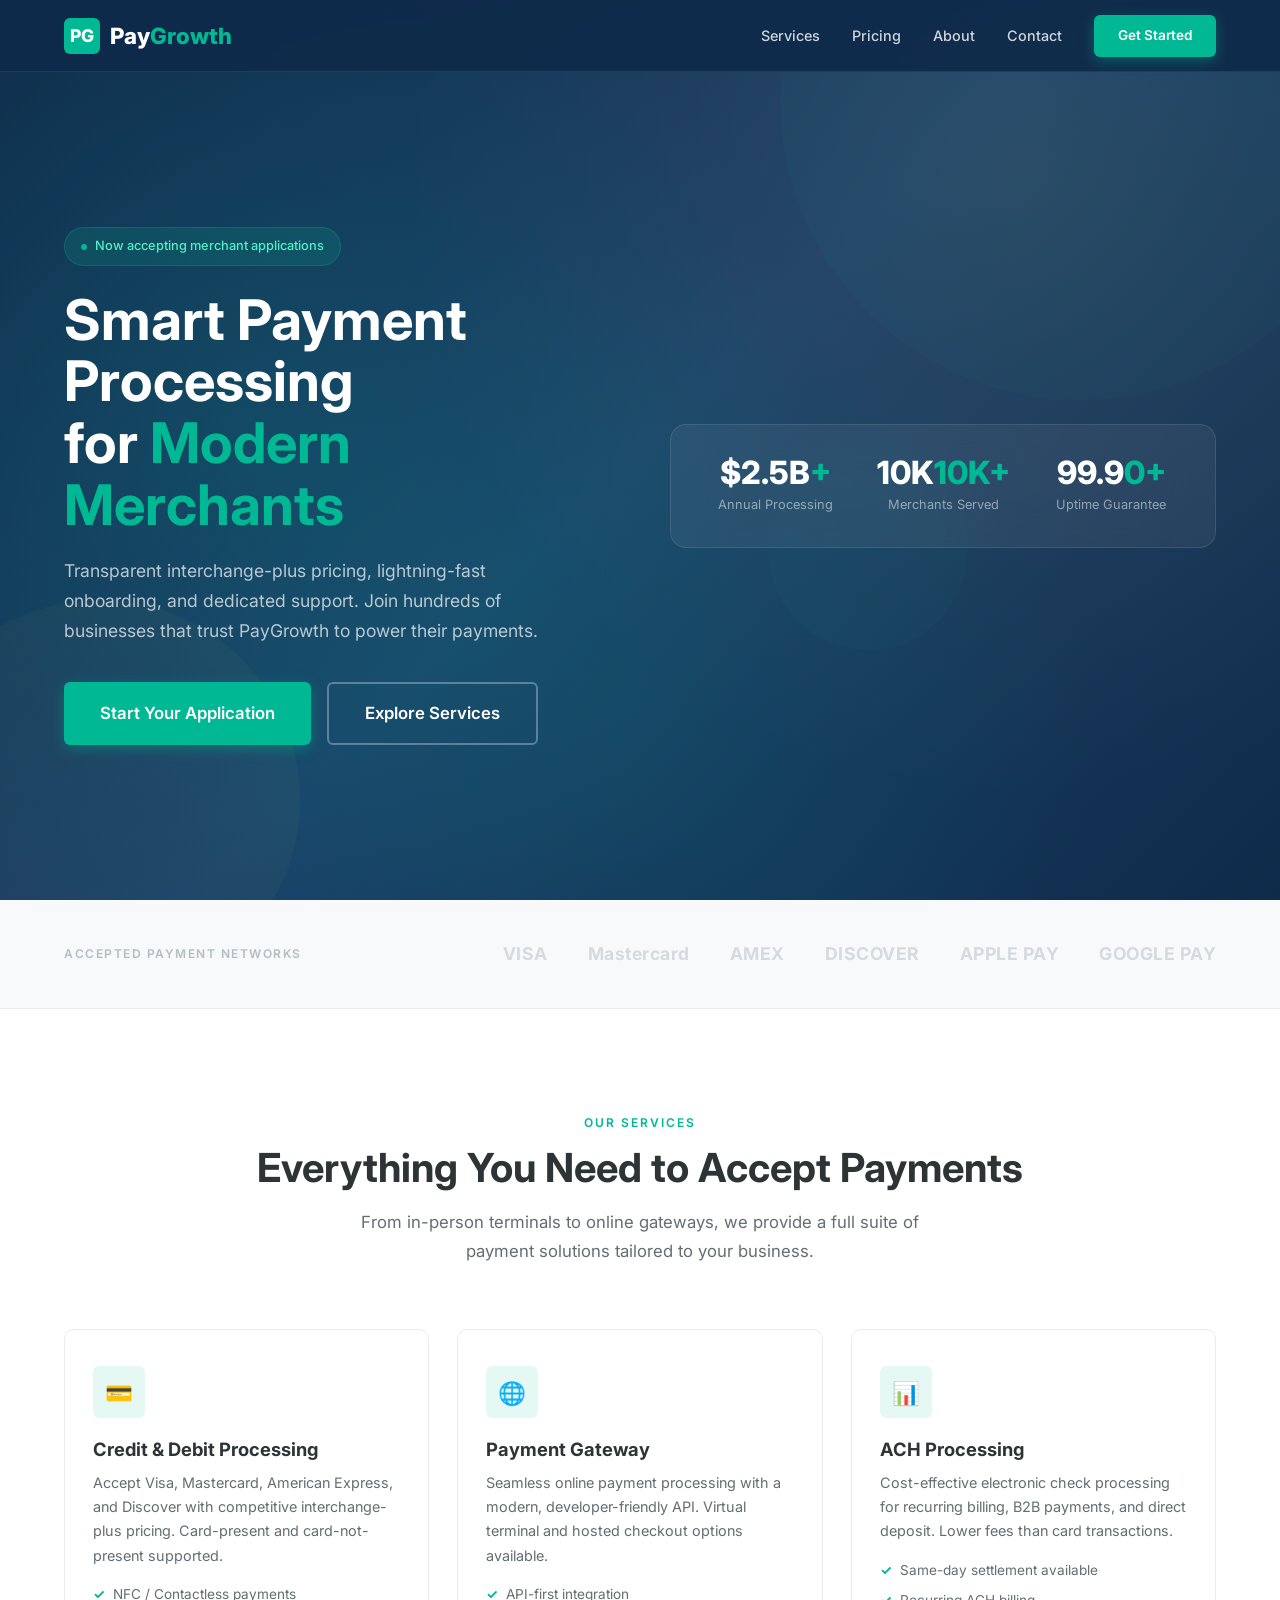
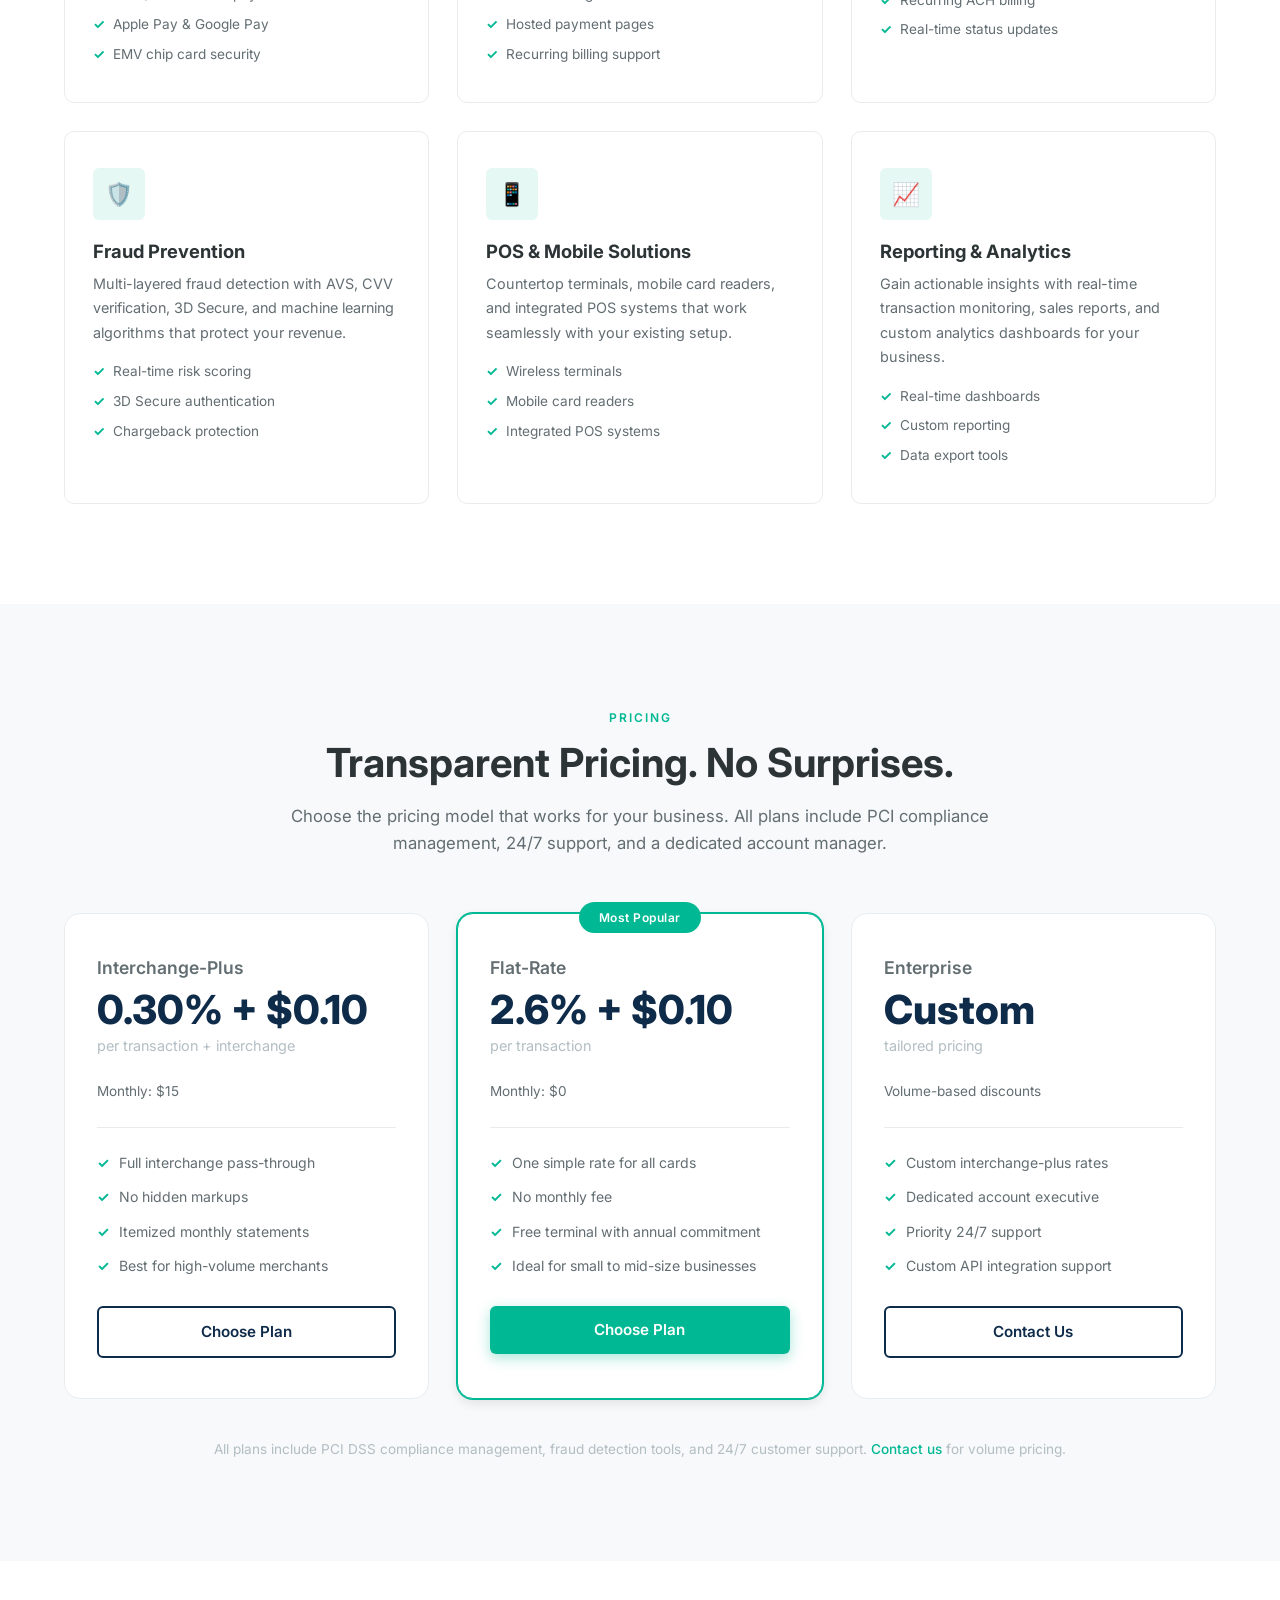
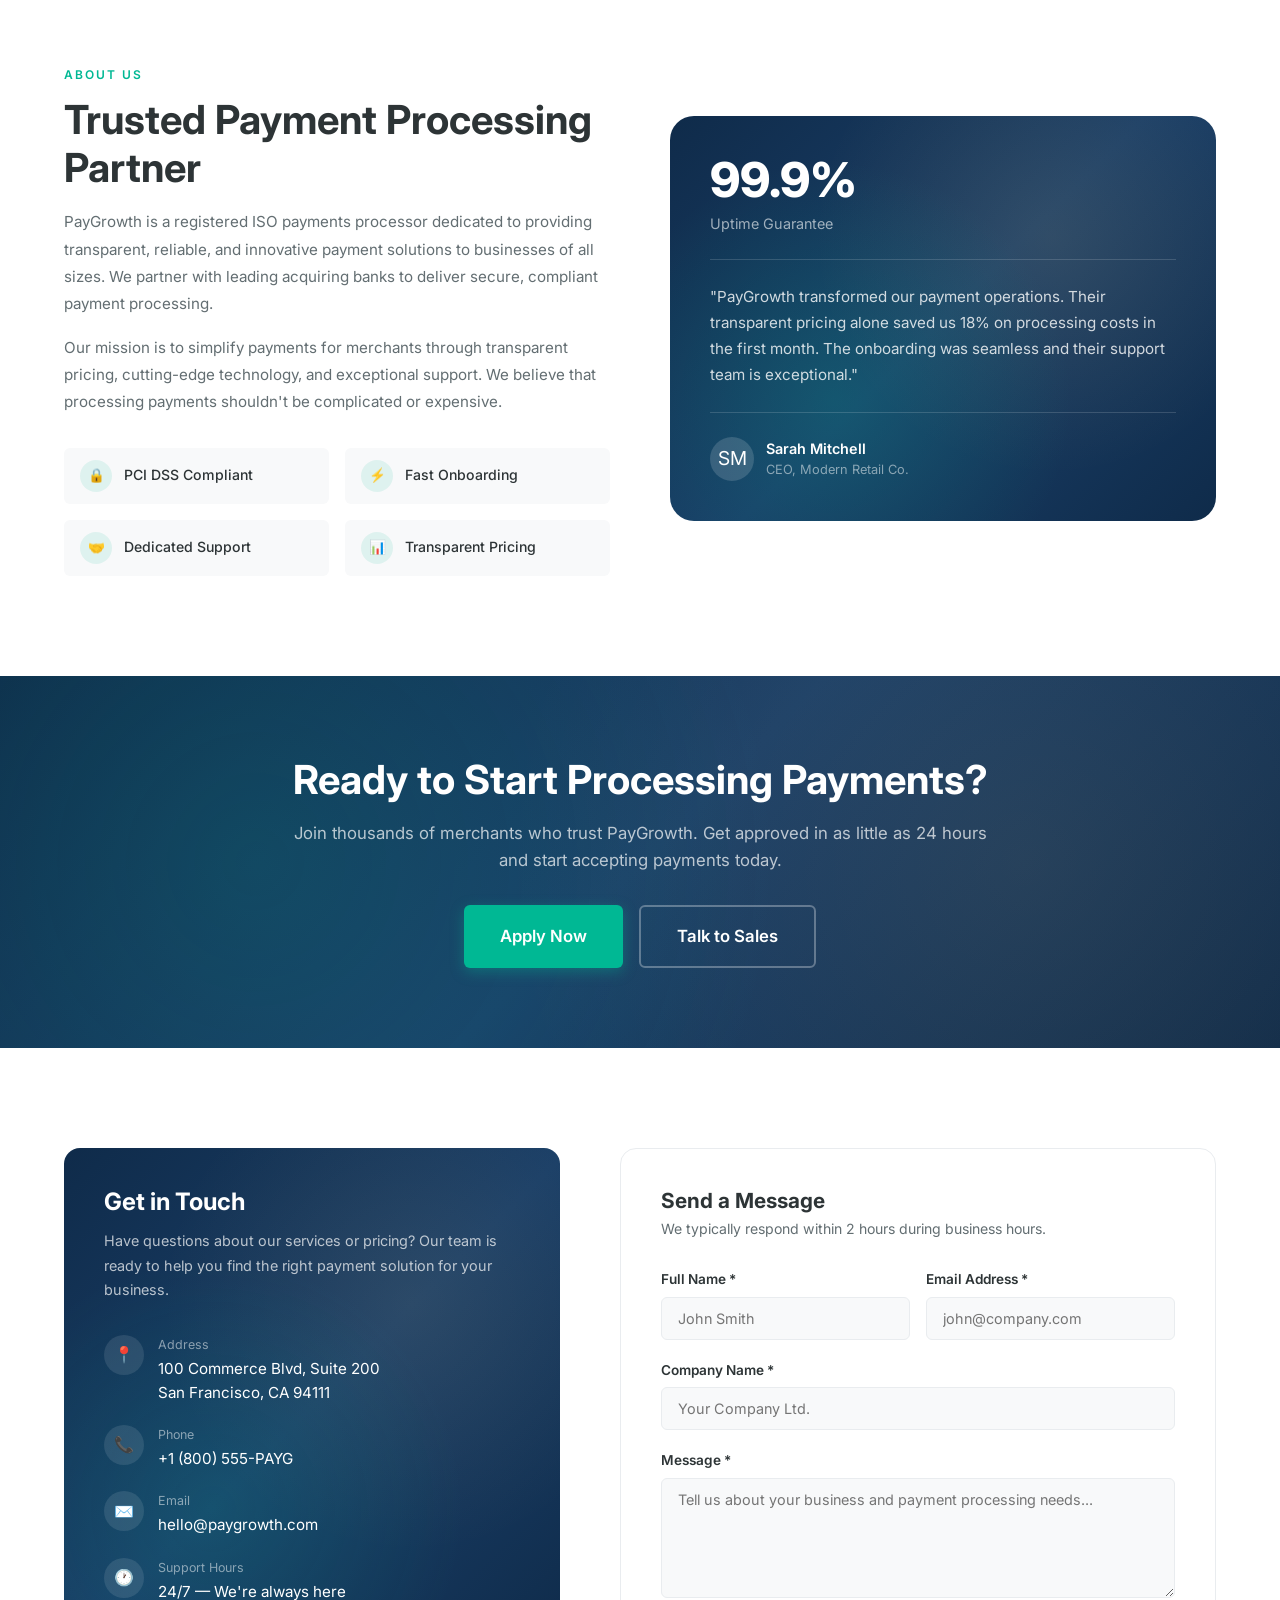
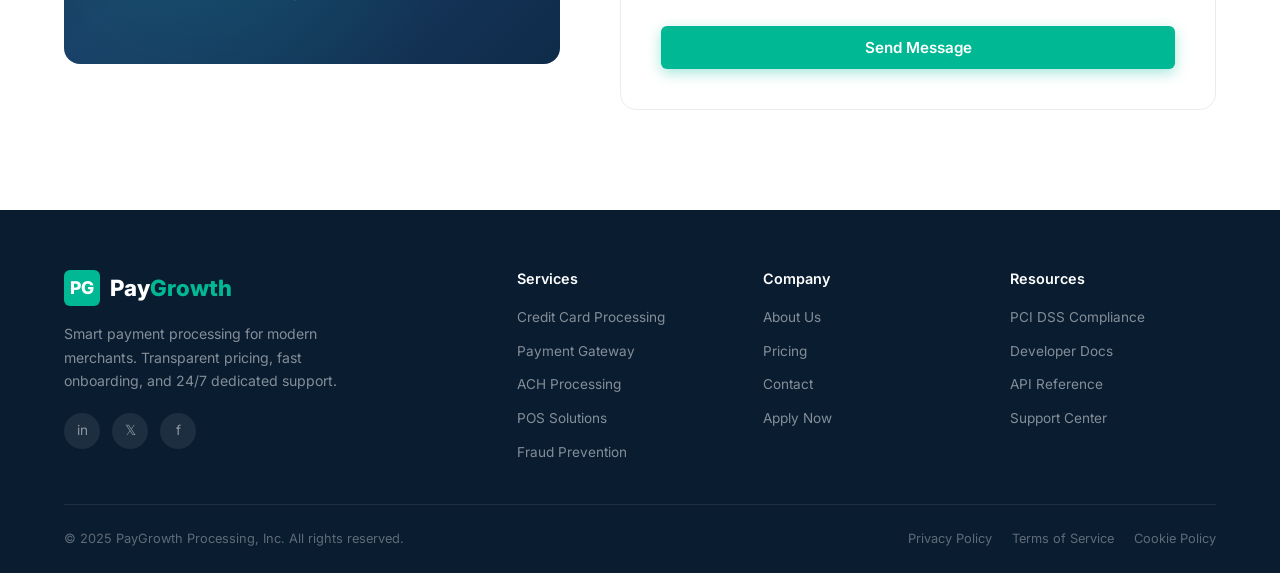
<file: index.html>
<!DOCTYPE html>
<html lang="en">
<head>
  <meta charset="UTF-8">
  <meta name="viewport" content="width=device-width, initial-scale=1.0">
  <meta name="description" content="PayGrowth - Smart Payment Processing for Modern Merchants. Transparent interchange-plus pricing, fast approvals, and 24/7 support.">

  <title>PayGrowth — Smart Payment Processing for Modern Merchants</title>

  <!-- Preconnect for Google Fonts -->
  <link rel="preconnect" href="https://fonts.googleapis.com">
  <link rel="preconnect" href="https://fonts.gstatic.com" crossorigin>
  <link href="https://fonts.googleapis.com/css2?family=Inter:wght@400;500;600;700;800&display=swap" rel="stylesheet">

  <!-- Stylesheet -->
  <link rel="stylesheet" href="css/style.css">
</head>
<body>

  <!-- ==========================================
       HEADER
       ========================================== -->
  <header class="header" id="header">
    <div class="container">
      <nav class="nav">
        <a href="index.html" class="nav-logo">
          <div class="nav-logo-icon">PG</div>
          <span class="nav-logo-text">Pay<span>Growth</span></span>
        </a>

        <div class="nav-links">
          <a href="#features" class="nav-link">Services</a>
          <a href="#pricing" class="nav-link">Pricing</a>
          <a href="#about" class="nav-link">About</a>
          <a href="#contact" class="nav-link">Contact</a>
          <a href="apply.html" class="btn btn-primary btn-sm nav-cta">Get Started</a>
        </div>

        <button class="nav-toggle" aria-label="Toggle navigation menu">
          <span></span>
          <span></span>
          <span></span>
        </button>
      </nav>
    </div>
  </header>

  <!-- ==========================================
       HERO
       ========================================== -->
  <section class="hero" id="hero">
    <div class="hero-bg-shapes">
      <div class="shape shape-1"></div>
      <div class="shape shape-2"></div>
      <div class="shape shape-3"></div>
    </div>

    <div class="container">
      <div class="hero-grid">
        <div class="hero-content">
          <div class="hero-badge">
            <span class="hero-badge-dot"></span>
            Now accepting merchant applications
          </div>

          <h1 class="hero-title">
            Smart Payment Processing<br>
            for <span>Modern Merchants</span>
          </h1>

          <p class="hero-description">
            Transparent interchange-plus pricing, lightning-fast onboarding, and
            dedicated support. Join hundreds of businesses that trust PayGrowth
            to power their payments.
          </p>

          <div class="hero-actions">
            <a href="apply.html" class="btn btn-primary btn-lg">Start Your Application</a>
            <a href="#features" class="btn btn-secondary btn-lg">Explore Services</a>
          </div>
        </div>

        <div class="hero-visual">
          <div class="hero-stats">
            <div class="hero-stat">
              <div class="hero-stat-number">$2.5B<span>+</span></div>
              <div class="hero-stat-label">Annual Processing</div>
            </div>
            <div class="hero-stat">
              <div class="hero-stat-number">10K<span>+</span></div>
              <div class="hero-stat-label">Merchants Served</div>
            </div>
            <div class="hero-stat">
              <div class="hero-stat-number">99.9<span>%</span></div>
              <div class="hero-stat-label">Uptime Guarantee</div>
            </div>
          </div>
        </div>
      </div>
    </div>
  </section>

  <!-- ==========================================
       PARTNERS / TRUST BANNER
       ========================================== -->
  <section class="partners">
    <div class="container">
      <div class="partners-container">
        <span class="partners-label">Accepted Payment Networks</span>
        <div class="partners-logos">
          <span class="partner-logo">VISA</span>
          <span class="partner-logo">Mastercard</span>
          <span class="partner-logo">AMEX</span>
          <span class="partner-logo">DISCOVER</span>
          <span class="partner-logo">APPLE PAY</span>
          <span class="partner-logo">GOOGLE PAY</span>
        </div>
      </div>
    </div>
  </section>

  <!-- ==========================================
       FEATURES / SERVICES
       ========================================== -->
  <section class="features" id="features">
    <div class="container">
      <div class="features-header">
        <span class="section-tag">Our Services</span>
        <h2 class="section-title">Everything You Need to Accept Payments</h2>
        <p class="section-subtitle">
          From in-person terminals to online gateways, we provide a full suite of
          payment solutions tailored to your business.
        </p>
      </div>

      <div class="features-grid">
        <div class="feature-card animate-on-scroll">
          <div class="feature-icon">💳</div>
          <h3 class="feature-title">Credit & Debit Processing</h3>
          <p class="feature-description">
            Accept Visa, Mastercard, American Express, and Discover with competitive
            interchange-plus pricing. Card-present and card-not-present supported.
          </p>
          <ul class="feature-list">
            <li class="feature-list-item">NFC / Contactless payments</li>
            <li class="feature-list-item">Apple Pay & Google Pay</li>
            <li class="feature-list-item">EMV chip card security</li>
          </ul>
        </div>

        <div class="feature-card animate-on-scroll">
          <div class="feature-icon">🌐</div>
          <h3 class="feature-title">Payment Gateway</h3>
          <p class="feature-description">
            Seamless online payment processing with a modern, developer-friendly API.
            Virtual terminal and hosted checkout options available.
          </p>
          <ul class="feature-list">
            <li class="feature-list-item">API-first integration</li>
            <li class="feature-list-item">Hosted payment pages</li>
            <li class="feature-list-item">Recurring billing support</li>
          </ul>
        </div>

        <div class="feature-card animate-on-scroll">
          <div class="feature-icon">📊</div>
          <h3 class="feature-title">ACH Processing</h3>
          <p class="feature-description">
            Cost-effective electronic check processing for recurring billing,
            B2B payments, and direct deposit. Lower fees than card transactions.
          </p>
          <ul class="feature-list">
            <li class="feature-list-item">Same-day settlement available</li>
            <li class="feature-list-item">Recurring ACH billing</li>
            <li class="feature-list-item">Real-time status updates</li>
          </ul>
        </div>

        <div class="feature-card animate-on-scroll">
          <div class="feature-icon">🛡️</div>
          <h3 class="feature-title">Fraud Prevention</h3>
          <p class="feature-description">
            Multi-layered fraud detection with AVS, CVV verification, 3D Secure,
            and machine learning algorithms that protect your revenue.
          </p>
          <ul class="feature-list">
            <li class="feature-list-item">Real-time risk scoring</li>
            <li class="feature-list-item">3D Secure authentication</li>
            <li class="feature-list-item">Chargeback protection</li>
          </ul>
        </div>

        <div class="feature-card animate-on-scroll">
          <div class="feature-icon">📱</div>
          <h3 class="feature-title">POS & Mobile Solutions</h3>
          <p class="feature-description">
            Countertop terminals, mobile card readers, and integrated POS systems
            that work seamlessly with your existing setup.
          </p>
          <ul class="feature-list">
            <li class="feature-list-item">Wireless terminals</li>
            <li class="feature-list-item">Mobile card readers</li>
            <li class="feature-list-item">Integrated POS systems</li>
          </ul>
        </div>

        <div class="feature-card animate-on-scroll">
          <div class="feature-icon">📈</div>
          <h3 class="feature-title">Reporting & Analytics</h3>
          <p class="feature-description">
            Gain actionable insights with real-time transaction monitoring, sales
            reports, and custom analytics dashboards for your business.
          </p>
          <ul class="feature-list">
            <li class="feature-list-item">Real-time dashboards</li>
            <li class="feature-list-item">Custom reporting</li>
            <li class="feature-list-item">Data export tools</li>
          </ul>
        </div>
      </div>
    </div>
  </section>

  <!-- ==========================================
       PRICING
       ========================================== -->
  <section class="pricing" id="pricing">
    <div class="container">
      <div class="pricing-header">
        <span class="section-tag">Pricing</span>
        <h2 class="section-title">Transparent Pricing. No Surprises.</h2>
      </div>
      <p class="pricing-subtitle">
        Choose the pricing model that works for your business. All plans include
        PCI compliance management, 24/7 support, and a dedicated account manager.
      </p>

      <div class="pricing-grid">
        <!-- Interchange-Plus -->
        <div class="pricing-card animate-on-scroll">
          <div class="pricing-name">Interchange-Plus</div>
          <div class="pricing-rate">0.30% + $0.10</div>
          <div class="pricing-rate-sub">per transaction + interchange</div>
          <div class="pricing-rate-detail">Monthly: $15</div>

          <div class="pricing-divider"></div>

          <div class="pricing-features">
            <div class="pricing-feature">
              <span class="pricing-feature-icon">✓</span>
              Full interchange pass-through
            </div>
            <div class="pricing-feature">
              <span class="pricing-feature-icon">✓</span>
              No hidden markups
            </div>
            <div class="pricing-feature">
              <span class="pricing-feature-icon">✓</span>
              Itemized monthly statements
            </div>
            <div class="pricing-feature">
              <span class="pricing-feature-icon">✓</span>
              Best for high-volume merchants
            </div>
          </div>

          <a href="apply.html" class="btn btn-outline">Choose Plan</a>
        </div>

        <!-- Flat-Rate (Featured) -->
        <div class="pricing-card featured animate-on-scroll">
          <div class="pricing-badge">Most Popular</div>
          <div class="pricing-name">Flat-Rate</div>
          <div class="pricing-rate">2.6% + $0.10</div>
          <div class="pricing-rate-sub">per transaction</div>
          <div class="pricing-rate-detail">Monthly: $0</div>

          <div class="pricing-divider"></div>

          <div class="pricing-features">
            <div class="pricing-feature">
              <span class="pricing-feature-icon">✓</span>
              One simple rate for all cards
            </div>
            <div class="pricing-feature">
              <span class="pricing-feature-icon">✓</span>
              No monthly fee
            </div>
            <div class="pricing-feature">
              <span class="pricing-feature-icon">✓</span>
              Free terminal with annual commitment
            </div>
            <div class="pricing-feature">
              <span class="pricing-feature-icon">✓</span>
              Ideal for small to mid-size businesses
            </div>
          </div>

          <a href="apply.html" class="btn btn-primary">Choose Plan</a>
        </div>

        <!-- Tiered -->
        <div class="pricing-card animate-on-scroll">
          <div class="pricing-name">Enterprise</div>
          <div class="pricing-rate">Custom</div>
          <div class="pricing-rate-sub">tailored pricing</div>
          <div class="pricing-rate-detail">Volume-based discounts</div>

          <div class="pricing-divider"></div>

          <div class="pricing-features">
            <div class="pricing-feature">
              <span class="pricing-feature-icon">✓</span>
              Custom interchange-plus rates
            </div>
            <div class="pricing-feature">
              <span class="pricing-feature-icon">✓</span>
              Dedicated account executive
            </div>
            <div class="pricing-feature">
              <span class="pricing-feature-icon">✓</span>
              Priority 24/7 support
            </div>
            <div class="pricing-feature">
              <span class="pricing-feature-icon">✓</span>
              Custom API integration support
            </div>
          </div>

          <a href="#contact" class="btn btn-outline">Contact Us</a>
        </div>
      </div>

      <p class="pricing-note">
        All plans include PCI DSS compliance management, fraud detection tools,
        and 24/7 customer support.
        <a href="#contact">Contact us</a> for volume pricing.
      </p>
    </div>
  </section>

  <!-- ==========================================
       ABOUT
       ========================================== -->
  <section class="about" id="about">
    <div class="container">
      <div class="about-grid">
        <div class="about-content">
          <span class="section-tag">About Us</span>
          <h2 class="section-title">Trusted Payment Processing Partner</h2>

          <p class="about-text">
            PayGrowth is a registered ISO payments processor dedicated to providing
            transparent, reliable, and innovative payment solutions to businesses
            of all sizes. We partner with leading acquiring banks to deliver
            secure, compliant payment processing.
          </p>

          <p class="about-text">
            Our mission is to simplify payments for merchants through transparent
            pricing, cutting-edge technology, and exceptional support. We believe
            that processing payments shouldn't be complicated or expensive.
          </p>

          <div class="about-values">
            <div class="about-value">
              <span class="about-value-icon">🔒</span>
              PCI DSS Compliant
            </div>
            <div class="about-value">
              <span class="about-value-icon">⚡</span>
              Fast Onboarding
            </div>
            <div class="about-value">
              <span class="about-value-icon">🤝</span>
              Dedicated Support
            </div>
            <div class="about-value">
              <span class="about-value-icon">📊</span>
              Transparent Pricing
            </div>
          </div>
        </div>

        <div class="about-visual">
          <div class="about-visual-card">
            <div class="about-visual-content">
              <div class="about-visual-number">99.9%</div>
              <div class="about-visual-label">Uptime Guarantee</div>

              <div class="about-visual-divider"></div>

              <p class="about-visual-text">
                "PayGrowth transformed our payment operations. Their transparent
                pricing alone saved us 18% on processing costs in the first month.
                The onboarding was seamless and their support team is exceptional."
              </p>

              <div class="about-visual-divider"></div>

              <div style="display:flex;align-items:center;gap:12px;">
                <div style="width:44px;height:44px;background:rgba(255,255,255,0.15);border-radius:50%;display:flex;align-items:center;justify-content:center;font-size:1.2rem;flex-shrink:0;">SM</div>
                <div>
                  <div style="font-weight:600;color:white;font-size:0.9rem;">Sarah Mitchell</div>
                  <div style="font-size:0.8rem;color:rgba(255,255,255,0.5);">CEO, Modern Retail Co.</div>
                </div>
              </div>
            </div>
          </div>
        </div>
      </div>
    </div>
  </section>

  <!-- ==========================================
       CTA
       ========================================== -->
  <section class="cta-section">
    <div class="container">
      <div class="cta-content">
        <h2 class="cta-title">Ready to Start Processing Payments?</h2>
        <p class="cta-description">
          Join thousands of merchants who trust PayGrowth. Get approved in as
          little as 24 hours and start accepting payments today.
        </p>
        <div class="cta-actions">
          <a href="apply.html" class="btn btn-primary btn-lg">Apply Now</a>
          <a href="#contact" class="btn btn-secondary btn-lg">Talk to Sales</a>
        </div>
      </div>
    </div>
  </section>

  <!-- ==========================================
       CONTACT
       ========================================== -->
  <section class="contact" id="contact">
    <div class="container">
      <div class="contact-grid">
        <div class="contact-info">
          <div class="contact-info-content">
            <h3 class="contact-info-title">Get in Touch</h3>
            <p class="contact-info-text">
              Have questions about our services or pricing? Our team is ready
              to help you find the right payment solution for your business.
            </p>

            <div class="contact-info-item">
              <div class="contact-info-icon">📍</div>
              <div>
                <div class="contact-info-label">Address</div>
                <div class="contact-info-value">100 Commerce Blvd, Suite 200<br>San Francisco, CA 94111</div>
              </div>
            </div>

            <div class="contact-info-item">
              <div class="contact-info-icon">📞</div>
              <div>
                <div class="contact-info-label">Phone</div>
                <div class="contact-info-value">+1 (800) 555-PAYG</div>
              </div>
            </div>

            <div class="contact-info-item">
              <div class="contact-info-icon">✉️</div>
              <div>
                <div class="contact-info-label">Email</div>
                <div class="contact-info-value">hello@paygrowth.com</div>
              </div>
            </div>

            <div class="contact-info-item">
              <div class="contact-info-icon">🕐</div>
              <div>
                <div class="contact-info-label">Support Hours</div>
                <div class="contact-info-value">24/7 — We're always here</div>
              </div>
            </div>
          </div>
        </div>

        <div class="contact-form" id="contactForm">
          <div>
            <h3 class="apply-form-title" style="margin-bottom:4px;">Send a Message</h3>
            <p class="apply-form-subtitle">We typically respond within 2 hours during business hours.</p>

            <form>
              <div class="form-row">
                <div class="form-group">
                  <label class="form-label" for="contactName">Full Name *</label>
                  <input type="text" id="contactName" class="form-input" placeholder="John Smith" required>
                  <div class="form-error">Please enter your full name</div>
                </div>
                <div class="form-group">
                  <label class="form-label" for="contactEmail">Email Address *</label>
                  <input type="email" id="contactEmail" class="form-input" placeholder="john@company.com" required>
                  <div class="form-error">Please enter a valid email address</div>
                </div>
              </div>

              <div class="form-group">
                <label class="form-label" for="contactCompany">Company Name *</label>
                <input type="text" id="contactCompany" class="form-input" placeholder="Your Company Ltd." required>
                <div class="form-error">Please enter your company name</div>
              </div>

              <div class="form-group">
                <label class="form-label" for="contactMessage">Message *</label>
                <textarea id="contactMessage" class="form-textarea" placeholder="Tell us about your business and payment processing needs..." rows="5" required></textarea>
                <div class="form-error">Please enter a message</div>
              </div>

              <button type="submit" class="btn btn-primary" style="width:100%;justify-content:center;">
                Send Message
              </button>
            </form>
          </div>

          <div class="form-success">
            <div class="form-success-icon">✓</div>
            <h3 class="form-success-title">Message Sent!</h3>
            <p class="form-success-text">
              Thank you for reaching out. Our team will respond within 2 hours.
              We look forward to helping you with your payment processing needs.
            </p>
          </div>
        </div>
      </div>
    </div>
  </section>

  <!-- ==========================================
       FOOTER
       ========================================== -->
  <footer class="footer">
    <div class="container">
      <div class="footer-grid">
        <div class="footer-brand">
          <a href="index.html" class="nav-logo">
            <div class="nav-logo-icon">PG</div>
            <span class="nav-logo-text">Pay<span>Growth</span></span>
          </a>
          <p class="footer-description">
            Smart payment processing for modern merchants. Transparent pricing,
            fast onboarding, and 24/7 dedicated support.
          </p>
          <div class="footer-social">
            <a href="#" class="footer-social-link" aria-label="LinkedIn">in</a>
            <a href="#" class="footer-social-link" aria-label="Twitter">𝕏</a>
            <a href="#" class="footer-social-link" aria-label="Facebook">f</a>
          </div>
        </div>

        <div>
          <h4 class="footer-heading">Services</h4>
          <div class="footer-links">
            <a href="#features" class="footer-link">Credit Card Processing</a>
            <a href="#features" class="footer-link">Payment Gateway</a>
            <a href="#features" class="footer-link">ACH Processing</a>
            <a href="#features" class="footer-link">POS Solutions</a>
            <a href="#features" class="footer-link">Fraud Prevention</a>
          </div>
        </div>

        <div>
          <h4 class="footer-heading">Company</h4>
          <div class="footer-links">
            <a href="#about" class="footer-link">About Us</a>
            <a href="#pricing" class="footer-link">Pricing</a>
            <a href="#contact" class="footer-link">Contact</a>
            <a href="apply.html" class="footer-link">Apply Now</a>
          </div>
        </div>

        <div>
          <h4 class="footer-heading">Resources</h4>
          <div class="footer-links">
            <a href="#" class="footer-link">PCI DSS Compliance</a>
            <a href="#" class="footer-link">Developer Docs</a>
            <a href="#" class="footer-link">API Reference</a>
            <a href="#" class="footer-link">Support Center</a>
          </div>
        </div>
      </div>

      <div class="footer-bottom">
        <p class="footer-copyright">&copy; 2025 PayGrowth Processing, Inc. All rights reserved.</p>
        <div class="footer-legal">
          <a href="#" class="footer-legal-link">Privacy Policy</a>
          <a href="#" class="footer-legal-link">Terms of Service</a>
          <a href="#" class="footer-legal-link">Cookie Policy</a>
        </div>
      </div>
    </div>
  </footer>

  <!-- JavaScript -->
  <script src="js/main.js"></script>
</body>
</html>
</file>
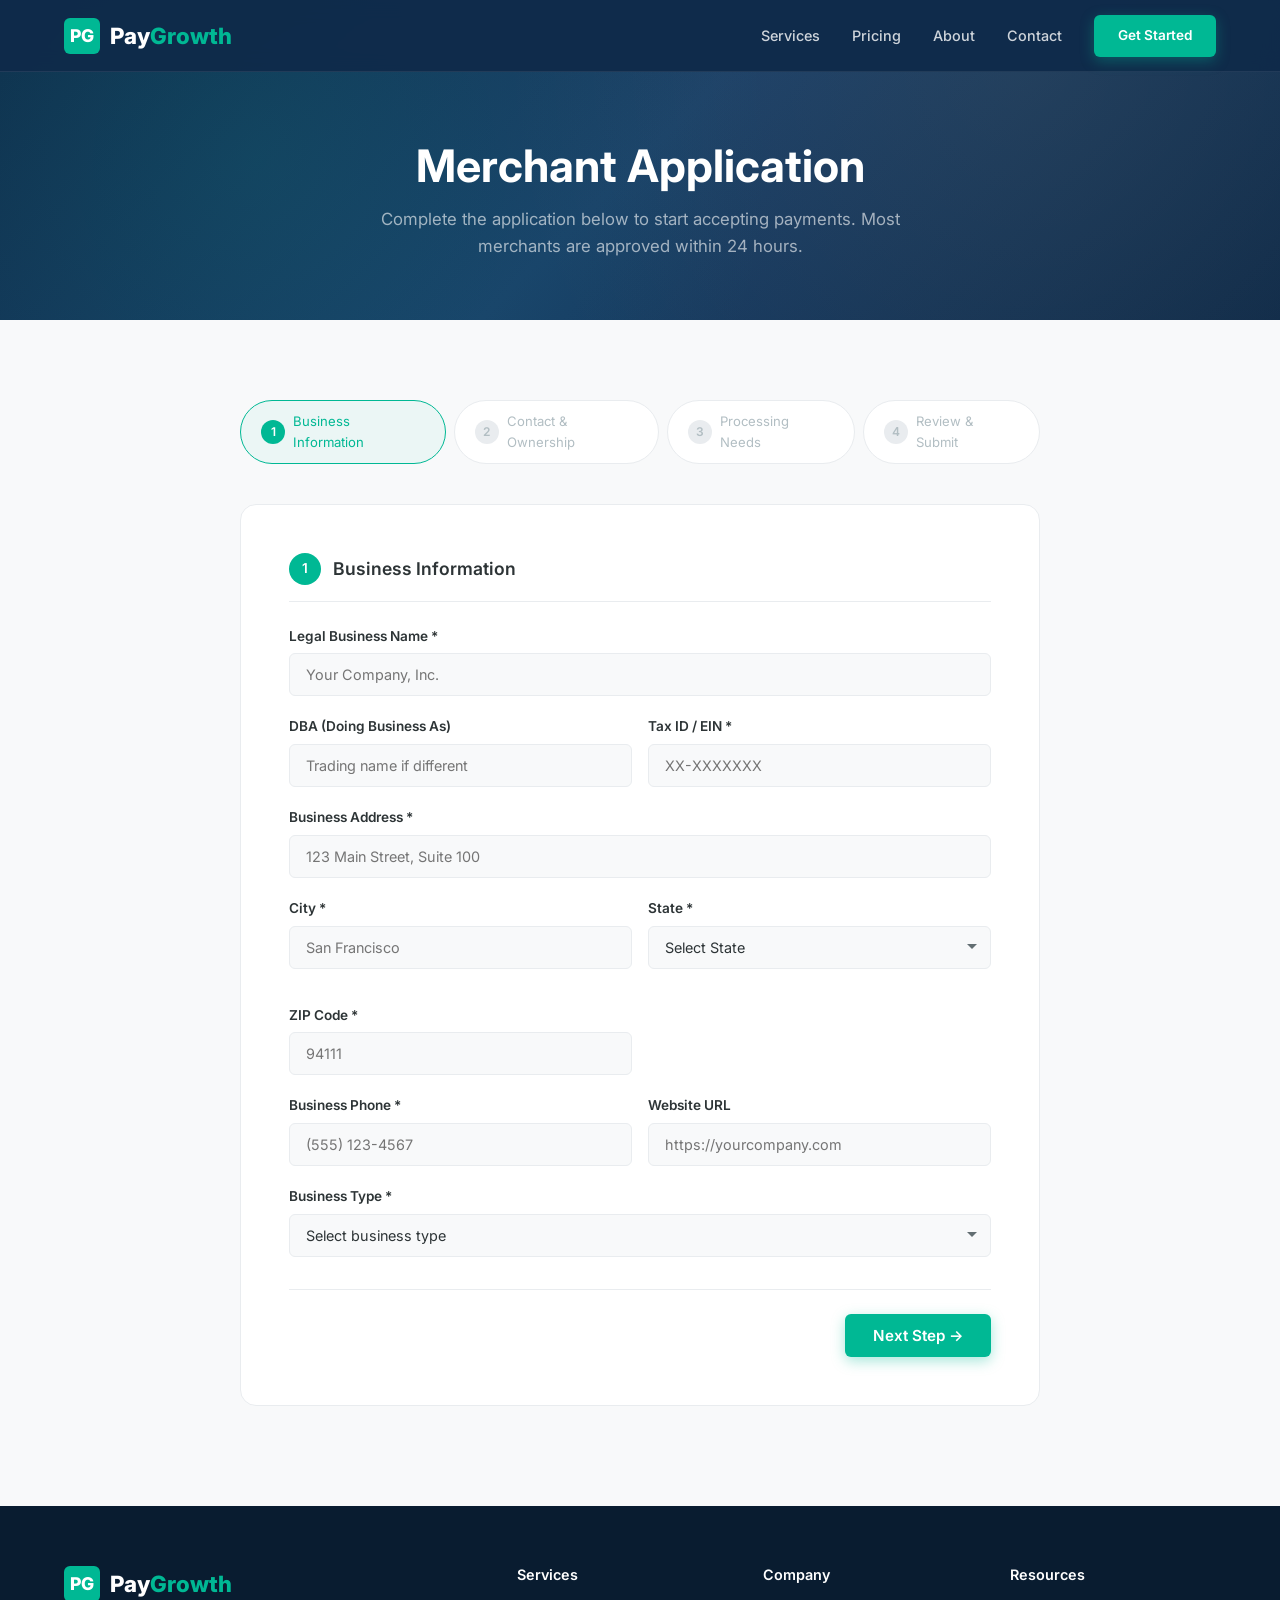
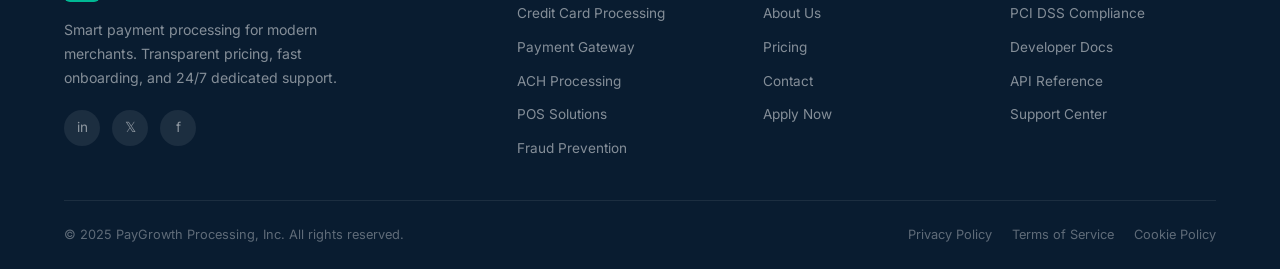
<file: apply.html>
<!DOCTYPE html>
<html lang="en">
<head>
  <meta charset="UTF-8">
  <meta name="viewport" content="width=device-width, initial-scale=1.0">
  <meta name="description" content="Apply for merchant payment processing with PayGrowth. Fast approval, transparent pricing, and 24/7 support.">

  <title>Apply — PayGrowth Merchant Application</title>

  <!-- Preconnect for Google Fonts -->
  <link rel="preconnect" href="https://fonts.googleapis.com">
  <link rel="preconnect" href="https://fonts.gstatic.com" crossorigin>
  <link href="https://fonts.googleapis.com/css2?family=Inter:wght@400;500;600;700;800&display=swap" rel="stylesheet">

  <!-- Stylesheet -->
  <link rel="stylesheet" href="css/style.css">
</head>
<body>

  <!-- ==========================================
       HEADER
       ========================================== -->
  <header class="header" id="header">
    <div class="container">
      <nav class="nav">
        <a href="index.html" class="nav-logo">
          <div class="nav-logo-icon">PG</div>
          <span class="nav-logo-text">Pay<span>Growth</span></span>
        </a>

        <div class="nav-links">
          <a href="index.html#features" class="nav-link">Services</a>
          <a href="index.html#pricing" class="nav-link">Pricing</a>
          <a href="index.html#about" class="nav-link">About</a>
          <a href="index.html#contact" class="nav-link">Contact</a>
          <a href="apply.html" class="btn btn-primary btn-sm nav-cta">Get Started</a>
        </div>

        <button class="nav-toggle" aria-label="Toggle navigation menu">
          <span></span>
          <span></span>
          <span></span>
        </button>
      </nav>
    </div>
  </header>

  <!-- ==========================================
       PAGE HEADER
       ========================================== -->
  <section class="page-header">
    <div class="container">
      <h1 class="page-title">Merchant Application</h1>
      <p class="page-subtitle">
        Complete the application below to start accepting payments.
        Most merchants are approved within 24 hours.
      </p>
    </div>
  </section>

  <!-- ==========================================
       APPLICATION FORM
       ========================================== -->
  <section class="apply-section">
    <div class="container">
      <div class="apply-container">

        <!-- Progress Steps -->
        <div class="apply-steps">
          <div class="apply-step active">
            <span class="apply-step-number">1</span>
            Business Information
          </div>
          <div class="apply-step">
            <span class="apply-step-number">2</span>
            Contact & Ownership
          </div>
          <div class="apply-step">
            <span class="apply-step-number">3</span>
            Processing Needs
          </div>
          <div class="apply-step">
            <span class="apply-step-number">4</span>
            Review & Submit
          </div>
        </div>

        <!-- Form Card -->
        <div class="apply-form-card" id="applyForm">
          <div>
            <!-- Step 1: Business Information -->
            <div class="form-section active" data-step="0">
              <div class="form-section-header">
                <span class="form-section-number">1</span>
                <h3 class="form-section-title">Business Information</h3>
              </div>

              <div class="form-group">
                <label class="form-label" for="businessName">Legal Business Name *</label>
                <input type="text" id="businessName" class="form-input" placeholder="Your Company, Inc." required>
                <div class="form-error">Please enter your legal business name</div>
              </div>

              <div class="form-row">
                <div class="form-group">
                  <label class="form-label" for="dbaName">DBA (Doing Business As)</label>
                  <input type="text" id="dbaName" class="form-input" placeholder="Trading name if different">
                </div>
                <div class="form-group">
                  <label class="form-label" for="taxId">Tax ID / EIN *</label>
                  <input type="text" id="taxId" class="form-input" placeholder="XX-XXXXXXX" required>
                  <div class="form-error">Please enter your Tax ID / EIN</div>
                </div>
              </div>

              <div class="form-group">
                <label class="form-label" for="businessAddress">Business Address *</label>
                <input type="text" id="businessAddress" class="form-input" placeholder="123 Main Street, Suite 100" required>
                <div class="form-error">Please enter your business address</div>
              </div>

              <div class="form-row">
                <div class="form-group">
                  <label class="form-label" for="businessCity">City *</label>
                  <input type="text" id="businessCity" class="form-input" placeholder="San Francisco" required>
                  <div class="form-error">Please enter your city</div>
                </div>
                <div class="form-group">
                  <label class="form-label" for="businessState">State *</label>
                  <select id="businessState" class="form-select" required>
                    <option value="">Select State</option>
                    <option value="AL">Alabama</option><option value="AK">Alaska</option><option value="AZ">Arizona</option>
                    <option value="AR">Arkansas</option><option value="CA">California</option><option value="CO">Colorado</option>
                    <option value="CT">Connecticut</option><option value="DE">Delaware</option><option value="FL">Florida</option>
                    <option value="GA">Georgia</option><option value="HI">Hawaii</option><option value="ID">Idaho</option>
                    <option value="IL">Illinois</option><option value="IN">Indiana</option><option value="IA">Iowa</option>
                    <option value="KS">Kansas</option><option value="KY">Kentucky</option><option value="LA">Louisiana</option>
                    <option value="ME">Maine</option><option value="MD">Maryland</option><option value="MA">Massachusetts</option>
                    <option value="MI">Michigan</option><option value="MN">Minnesota</option><option value="MS">Mississippi</option>
                    <option value="MO">Missouri</option><option value="MT">Montana</option><option value="NE">Nebraska</option>
                    <option value="NV">Nevada</option><option value="NH">New Hampshire</option><option value="NJ">New Jersey</option>
                    <option value="NM">New Mexico</option><option value="NY">New York</option><option value="NC">North Carolina</option>
                    <option value="ND">North Dakota</option><option value="OH">Ohio</option><option value="OK">Oklahoma</option>
                    <option value="OR">Oregon</option><option value="PA">Pennsylvania</option><option value="RI">Rhode Island</option>
                    <option value="SC">South Carolina</option><option value="SD">South Dakota</option><option value="TN">Tennessee</option>
                    <option value="TX">Texas</option><option value="UT">Utah</option><option value="VT">Vermont</option>
                    <option value="VA">Virginia</option><option value="WA">Washington</option><option value="WV">West Virginia</option>
                    <option value="WI">Wisconsin</option><option value="WY">Wyoming</option>
                  </select>
                  <div class="form-error">Please select your state</div>
                </div>
                <div class="form-group">
                  <label class="form-label" for="businessZip">ZIP Code *</label>
                  <input type="text" id="businessZip" class="form-input" placeholder="94111" required>
                  <div class="form-error">Please enter your ZIP code</div>
                </div>
              </div>

              <div class="form-row">
                <div class="form-group">
                  <label class="form-label" for="businessPhone">Business Phone *</label>
                  <input type="tel" id="businessPhone" class="form-input" placeholder="(555) 123-4567" required>
                  <div class="form-error">Please enter your business phone</div>
                </div>
                <div class="form-group">
                  <label class="form-label" for="businessWebsite">Website URL</label>
                  <input type="url" id="businessWebsite" class="form-input" placeholder="https://yourcompany.com">
                </div>
              </div>

              <div class="form-group">
                <label class="form-label" for="businessType">Business Type *</label>
                <select id="businessType" class="form-select" required>
                  <option value="">Select business type</option>
                  <option value="retail">Retail / Storefront</option>
                  <option value="ecommerce">E-commerce / Online</option>
                  <option value="restaurant">Restaurant / Food Service</option>
                  <option value="professional">Professional Services</option>
                  <option value="healthcare">Healthcare / Medical</option>
                  <option value="wholesale">Wholesale / Distribution</option>
                  <option value="nonprofit">Nonprofit Organization</option>
                  <option value="other">Other</option>
                </select>
                <div class="form-error">Please select your business type</div>
              </div>

              <div class="form-navigation">
                <div></div>
                <button type="button" class="btn btn-primary btn-next" data-next="1">Next Step →</button>
              </div>
            </div>

            <!-- Step 2: Contact & Ownership -->
            <div class="form-section" data-step="1">
              <div class="form-section-header">
                <span class="form-section-number">2</span>
                <h3 class="form-section-title">Contact & Ownership</h3>
              </div>

              <h4 style="font-size:0.9rem;color:var(--text-secondary);margin-bottom:16px;font-weight:600;">Primary Contact</h4>

              <div class="form-row">
                <div class="form-group">
                  <label class="form-label" for="firstName">First Name *</label>
                  <input type="text" id="firstName" class="form-input" placeholder="John" required>
                  <div class="form-error">Please enter your first name</div>
                </div>
                <div class="form-group">
                  <label class="form-label" for="lastName">Last Name *</label>
                  <input type="text" id="lastName" class="form-input" placeholder="Smith" required>
                  <div class="form-error">Please enter your last name</div>
                </div>
              </div>

              <div class="form-row">
                <div class="form-group">
                  <label class="form-label" for="contactEmail">Email Address *</label>
                  <input type="email" id="contactEmail" class="form-input" placeholder="john@company.com" required>
                  <div class="form-error">Please enter a valid email address</div>
                </div>
                <div class="form-group">
                  <label class="form-label" for="contactPhone">Phone Number *</label>
                  <input type="tel" id="contactPhone" class="form-input" placeholder="(555) 123-4567" required>
                  <div class="form-error">Please enter your phone number</div>
                </div>
              </div>

              <div class="form-group">
                <label class="form-label" for="jobTitle">Job Title</label>
                <input type="text" id="jobTitle" class="form-input" placeholder="CEO / Owner / Manager">
              </div>

              <h4 style="font-size:0.9rem;color:var(--text-secondary);margin:24px 0 16px;font-weight:600;">Ownership Information</h4>

              <div class="form-group">
                <label class="form-label" for="ownershipType">Ownership Structure *</label>
                <select id="ownershipType" class="form-select" required>
                  <option value="">Select ownership type</option>
                  <option value="sole">Sole Proprietorship</option>
                  <option value="llc">LLC</option>
                  <option value="corporation">Corporation (S-Corp / C-Corp)</option>
                  <option value="partnership">Partnership</option>
                  <option value="nonprofit">Nonprofit</option>
                </select>
                <div class="form-error">Please select your ownership structure</div>
              </div>

              <div class="form-group">
                <label class="form-label" for="yearEstablished">Year Established *</label>
                <input type="number" id="yearEstablished" class="form-input" placeholder="2020" min="1900" max="2025" required>
                <div class="form-error">Please enter the year established</div>
              </div>

              <div class="form-navigation">
                <button type="button" class="btn btn-outline btn-prev" data-prev="0">← Previous</button>
                <button type="button" class="btn btn-primary btn-next" data-next="2">Next Step →</button>
              </div>
            </div>

            <!-- Step 3: Processing Needs -->
            <div class="form-section" data-step="2">
              <div class="form-section-header">
                <span class="form-section-number">3</span>
                <h3 class="form-section-title">Processing Needs</h3>
              </div>

              <div class="form-row">
                <div class="form-group">
                  <label class="form-label" for="monthlyVolume">Estimated Monthly Processing Volume *</label>
                  <select id="monthlyVolume" class="form-select" required>
                    <option value="">Select volume range</option>
                    <option value="under-10k">Under $10,000</option>
                    <option value="10k-50k">$10,000 - $50,000</option>
                    <option value="50k-100k">$50,000 - $100,000</option>
                    <option value="100k-500k">$100,000 - $500,000</option>
                    <option value="500k-1m">$500,000 - $1,000,000</option>
                    <option value="over-1m">Over $1,000,000</option>
                  </select>
                  <div class="form-error">Please select your estimated volume</div>
                </div>
                <div class="form-group">
                  <label class="form-label" for="avgTicket">Average Transaction Amount *</label>
                  <select id="avgTicket" class="form-select" required>
                    <option value="">Select average amount</option>
                    <option value="under-10">Under $10</option>
                    <option value="10-25">$10 - $25</option>
                    <option value="25-50">$25 - $50</option>
                    <option value="50-100">$50 - $100</option>
                    <option value="100-500">$100 - $500</option>
                    <option value="over-500">Over $500</option>
                  </select>
                  <div class="form-error">Please select your average transaction amount</div>
                </div>
              </div>

              <div class="form-group">
                <label class="form-label">How do you primarily accept payments? *</label>
                <div class="form-checkbox-group">
                  <label class="form-checkbox">
                    <input type="checkbox" name="paymentMethod" value="in-person">
                    <span class="form-checkbox-label">In-person (card present / terminal)</span>
                  </label>
                  <label class="form-checkbox">
                    <input type="checkbox" name="paymentMethod" value="online">
                    <span class="form-checkbox-label">Online / E-commerce</span>
                  </label>
                  <label class="form-checkbox">
                    <input type="checkbox" name="paymentMethod" value="mobile">
                    <span class="form-checkbox-label">Mobile / App-based</span>
                  </label>
                  <label class="form-checkbox">
                    <input type="checkbox" name="paymentMethod" value="invoice">
                    <span class="form-checkbox-label">Invoice / Virtual Terminal</span>
                  </label>
                </div>
              </div>

              <div class="form-group">
                <label class="form-label">Additional Services Interested In</label>
                <div class="form-checkbox-group">
                  <label class="form-checkbox">
                    <input type="checkbox" name="extraService" value="ach">
                    <span class="form-checkbox-label">ACH Processing</span>
                  </label>
                  <label class="form-checkbox">
                    <input type="checkbox" name="extraService" value="gateway">
                    <span class="form-checkbox-label">Payment Gateway / API</span>
                  </label>
                  <label class="form-checkbox">
                    <input type="checkbox" name="extraService" value="pos">
                    <span class="form-checkbox-label">POS Hardware / Terminal</span>
                  </label>
                  <label class="form-checkbox">
                    <input type="checkbox" name="extraService" value="fraud">
                    <span class="form-checkbox-label">Fraud Prevention Tools</span>
                  </label>
                  <label class="form-checkbox">
                    <input type="checkbox" name="extraService" value="chargeback">
                    <span class="form-checkbox-label">Chargeback Management</span>
                  </label>
                </div>
              </div>

              <div class="form-group">
                <label class="form-label" for="currentProcessor">Current Payment Processor (if any)</label>
                <input type="text" id="currentProcessor" class="form-input" placeholder="Stripe, Square, Worldpay, etc.">
              </div>

              <div class="form-group">
                <label class="form-label" for="additionalNotes">Additional Notes</label>
                <textarea id="additionalNotes" class="form-textarea" placeholder="Tell us anything else we should know about your business..." rows="3"></textarea>
              </div>

              <div class="form-navigation">
                <button type="button" class="btn btn-outline btn-prev" data-prev="1">← Previous</button>
                <button type="button" class="btn btn-primary btn-next" data-next="3">Next Step →</button>
              </div>
            </div>

            <!-- Step 4: Review & Submit -->
            <div class="form-section" data-step="3">
              <div class="form-section-header">
                <span class="form-section-number">4</span>
                <h3 class="form-section-title">Review & Submit</h3>
              </div>

              <p style="font-size:0.9rem;color:var(--text-secondary);line-height:1.7;margin-bottom:24px;">
                Please review the information you've provided. By submitting this application,
                you agree to the terms and conditions of PayGrowth Processing Services.
              </p>

              <div style="background:var(--bg-secondary);padding:20px;border-radius:var(--radius-sm);margin-bottom:24px;">
                <p style="font-size:0.82rem;color:var(--text-secondary);line-height:1.7;">
                  <strong style="color:var(--text-primary);">Information Security:</strong> Your information is encrypted and
                  securely transmitted. PayGrowth is PCI DSS compliant and follows industry best practices
                  for data protection. We will never share your information with third parties without
                  your consent.
                </p>
              </div>

              <div class="form-group">
                <label class="form-checkbox" style="align-items:flex-start;">
                  <input type="checkbox" id="agreeTerms" required style="margin-top:3px;">
                  <span class="form-checkbox-label" style="font-size:0.85rem;">
                    I confirm that all information provided is accurate and I agree to the
                    <a href="#" style="color:var(--secondary);">Terms of Service</a> and
                    <a href="#" style="color:var(--secondary);">Merchant Agreement</a>.
                    I understand that this application is subject to credit review and approval. *
                  </span>
                </label>
                <div class="form-error" style="margin-left:28px;">You must agree to the terms to continue</div>
              </div>

              <div class="form-group">
                <label class="form-checkbox" style="align-items:flex-start;">
                  <input type="checkbox" id="agreeComms" style="margin-top:3px;">
                  <span class="form-checkbox-label" style="font-size:0.85rem;color:var(--text-secondary);">
                    I agree to receive communications from PayGrowth regarding my application
                    and account status.
                  </span>
                </label>
              </div>

              <div class="form-navigation">
                <button type="button" class="btn btn-outline btn-prev" data-prev="2">← Previous</button>
                <button type="submit" class="btn btn-primary btn-lg">Submit Application</button>
              </div>
            </div>
          </div>

          <!-- Success Message -->
          <div class="form-success">
            <div class="form-success-icon">✓</div>
            <h3 class="form-success-title">Application Submitted!</h3>
            <p class="form-success-text">
              Thank you for applying to PayGrowth. Our underwriting team will review
              your application and you can expect to hear back within 24 hours.
              You will receive a confirmation email shortly.
            </p>
            <br>
            <a href="index.html" class="btn btn-primary">Back to Home</a>
          </div>
        </div>

      </div>
    </div>
  </section>

  <!-- ==========================================
       FOOTER
       ========================================== -->
  <footer class="footer">
    <div class="container">
      <div class="footer-grid">
        <div class="footer-brand">
          <a href="index.html" class="nav-logo">
            <div class="nav-logo-icon">PG</div>
            <span class="nav-logo-text">Pay<span>Growth</span></span>
          </a>
          <p class="footer-description">
            Smart payment processing for modern merchants. Transparent pricing,
            fast onboarding, and 24/7 dedicated support.
          </p>
          <div class="footer-social">
            <a href="#" class="footer-social-link" aria-label="LinkedIn">in</a>
            <a href="#" class="footer-social-link" aria-label="Twitter">𝕏</a>
            <a href="#" class="footer-social-link" aria-label="Facebook">f</a>
          </div>
        </div>

        <div>
          <h4 class="footer-heading">Services</h4>
          <div class="footer-links">
            <a href="index.html#features" class="footer-link">Credit Card Processing</a>
            <a href="index.html#features" class="footer-link">Payment Gateway</a>
            <a href="index.html#features" class="footer-link">ACH Processing</a>
            <a href="index.html#features" class="footer-link">POS Solutions</a>
            <a href="index.html#features" class="footer-link">Fraud Prevention</a>
          </div>
        </div>

        <div>
          <h4 class="footer-heading">Company</h4>
          <div class="footer-links">
            <a href="index.html#about" class="footer-link">About Us</a>
            <a href="index.html#pricing" class="footer-link">Pricing</a>
            <a href="index.html#contact" class="footer-link">Contact</a>
            <a href="apply.html" class="footer-link">Apply Now</a>
          </div>
        </div>

        <div>
          <h4 class="footer-heading">Resources</h4>
          <div class="footer-links">
            <a href="#" class="footer-link">PCI DSS Compliance</a>
            <a href="#" class="footer-link">Developer Docs</a>
            <a href="#" class="footer-link">API Reference</a>
            <a href="#" class="footer-link">Support Center</a>
          </div>
        </div>
      </div>

      <div class="footer-bottom">
        <p class="footer-copyright">&copy; 2025 PayGrowth Processing, Inc. All rights reserved.</p>
        <div class="footer-legal">
          <a href="#" class="footer-legal-link">Privacy Policy</a>
          <a href="#" class="footer-legal-link">Terms of Service</a>
          <a href="#" class="footer-legal-link">Cookie Policy</a>
        </div>
      </div>
    </div>
  </footer>

  <!-- JavaScript -->
  <script src="js/main.js"></script>
</body>
</html>
</file>
<file: css/style.css>
/* ==========================================
   PayGrowth - ISO Payments Processor
   Professional Financial Services Website
   ========================================== */

/* --- CSS Variables / Design Tokens --- */
:root {
  --primary: #0f2b4a;
  --primary-light: #1a3f68;
  --primary-dark: #091c30;
  --secondary: #00b894;
  --secondary-light: #55efc4;
  --secondary-dark: #00a381;
  --accent: #fdcb6e;
  --accent-light: #ffeaa7;

  --text-primary: #2d3436;
  --text-secondary: #636e72;
  --text-light: #b2bec3;
  --text-white: #ffffff;

  --bg-primary: #ffffff;
  --bg-secondary: #f8f9fa;
  --bg-dark: #0f2b4a;
  --bg-gradient: linear-gradient(135deg, #0f2b4a 0%, #1a3f68 50%, #0f2b4a 100%);

  --border: #e9ecef;
  --border-light: #f1f3f5;

  --shadow-sm: 0 1px 3px rgba(0,0,0,0.08);
  --shadow-md: 0 4px 12px rgba(0,0,0,0.1);
  --shadow-lg: 0 10px 40px rgba(0,0,0,0.12);
  --shadow-xl: 0 20px 60px rgba(0,0,0,0.15);

  --radius-sm: 6px;
  --radius-md: 10px;
  --radius-lg: 16px;
  --radius-xl: 24px;

  --font-primary: 'Inter', -apple-system, BlinkMacSystemFont, 'Segoe UI', Roboto, sans-serif;
  --font-display: 'Inter', -apple-system, BlinkMacSystemFont, 'Segoe UI', Roboto, sans-serif;

  --max-width: 1200px;
  --header-height: 72px;

  --transition: all 0.3s cubic-bezier(0.4, 0, 0.2, 1);
}

/* --- Reset & Base --- */
*,
*::before,
*::after {
  margin: 0;
  padding: 0;
  box-sizing: border-box;
}

html {
  scroll-behavior: smooth;
  font-size: 16px;
}

body {
  font-family: var(--font-primary);
  color: var(--text-primary);
  line-height: 1.6;
  background: var(--bg-primary);
  -webkit-font-smoothing: antialiased;
  -moz-osx-font-smoothing: grayscale;
  overflow-x: hidden;
}

img {
  max-width: 100%;
  height: auto;
  display: block;
}

a {
  color: var(--secondary);
  text-decoration: none;
  transition: var(--transition);
}

a:hover {
  color: var(--secondary-dark);
}

ul {
  list-style: none;
}

.container {
  width: 100%;
  max-width: var(--max-width);
  margin: 0 auto;
  padding: 0 24px;
}

/* --- Typography --- */
h1, h2, h3, h4, h5, h6 {
  font-family: var(--font-display);
  font-weight: 700;
  line-height: 1.2;
  color: var(--text-primary);
}

.section-tag {
  display: inline-block;
  font-size: 0.75rem;
  font-weight: 600;
  letter-spacing: 2px;
  text-transform: uppercase;
  color: var(--secondary);
  margin-bottom: 12px;
}

.section-title {
  font-size: clamp(1.75rem, 4vw, 2.5rem);
  margin-bottom: 16px;
  color: var(--text-primary);
}

.section-subtitle {
  font-size: 1.05rem;
  color: var(--text-secondary);
  max-width: 600px;
  line-height: 1.7;
}

/* --- Buttons --- */
.btn {
  display: inline-flex;
  align-items: center;
  gap: 8px;
  padding: 12px 28px;
  font-family: var(--font-primary);
  font-size: 0.95rem;
  font-weight: 600;
  border-radius: var(--radius-sm);
  border: none;
  cursor: pointer;
  transition: var(--transition);
  text-decoration: none;
  white-space: nowrap;
}

.btn-primary {
  background: var(--secondary);
  color: var(--text-white);
  box-shadow: 0 4px 14px rgba(0, 184, 148, 0.35);
}

.btn-primary:hover {
  background: var(--secondary-dark);
  box-shadow: 0 6px 20px rgba(0, 184, 148, 0.45);
  transform: translateY(-2px);
  color: var(--text-white);
}

.btn-secondary {
  background: transparent;
  color: var(--text-white);
  border: 2px solid rgba(255,255,255,0.3);
}

.btn-secondary:hover {
  border-color: var(--text-white);
  background: rgba(255,255,255,0.1);
  transform: translateY(-2px);
  color: var(--text-white);
}

.btn-outline {
  background: transparent;
  color: var(--primary);
  border: 2px solid var(--primary);
}

.btn-outline:hover {
  background: var(--primary);
  color: var(--text-white);
  transform: translateY(-2px);
}

.btn-lg {
  padding: 16px 36px;
  font-size: 1.05rem;
}

.btn-sm {
  padding: 8px 20px;
  font-size: 0.85rem;
}

/* ==========================================
   HEADER / NAVIGATION
   ========================================== */
.header {
  position: fixed;
  top: 0;
  left: 0;
  right: 0;
  z-index: 1000;
  background: rgba(15, 43, 74, 0.95);
  backdrop-filter: blur(10px);
  -webkit-backdrop-filter: blur(10px);
  border-bottom: 1px solid rgba(255,255,255,0.08);
  height: var(--header-height);
  transition: var(--transition);
}

.header.scrolled {
  background: rgba(15, 43, 74, 0.98);
  box-shadow: 0 2px 20px rgba(0,0,0,0.2);
}

.nav {
  display: flex;
  align-items: center;
  justify-content: space-between;
  height: var(--header-height);
}

.nav-logo {
  display: flex;
  align-items: center;
  gap: 10px;
  font-size: 1.4rem;
  font-weight: 800;
  color: var(--text-white);
  text-decoration: none;
}

.nav-logo:hover {
  color: var(--text-white);
}

.nav-logo-icon {
  width: 36px;
  height: 36px;
  background: var(--secondary);
  border-radius: var(--radius-sm);
  display: flex;
  align-items: center;
  justify-content: center;
  font-size: 1.1rem;
  color: white;
  font-weight: 800;
}

.nav-logo-text span {
  color: var(--secondary);
}

.nav-links {
  display: flex;
  align-items: center;
  gap: 32px;
}

.nav-link {
  color: rgba(255,255,255,0.8);
  font-size: 0.9rem;
  font-weight: 500;
  transition: var(--transition);
  position: relative;
}

.nav-link:hover,
.nav-link.active {
  color: var(--text-white);
}

.nav-link::after {
  content: '';
  position: absolute;
  bottom: -4px;
  left: 0;
  width: 0;
  height: 2px;
  background: var(--secondary);
  transition: var(--transition);
}

.nav-link:hover::after,
.nav-link.active::after {
  width: 100%;
}

.nav-cta {
  padding: 10px 24px;
  font-size: 0.85rem;
}

/* Mobile Menu Toggle */
.nav-toggle {
  display: none;
  flex-direction: column;
  gap: 5px;
  background: none;
  border: none;
  cursor: pointer;
  padding: 4px;
}

.nav-toggle span {
  display: block;
  width: 24px;
  height: 2px;
  background: var(--text-white);
  border-radius: 2px;
  transition: var(--transition);
}

.nav-toggle.active span:nth-child(1) {
  transform: rotate(45deg) translate(5px, 5px);
}

.nav-toggle.active span:nth-child(2) {
  opacity: 0;
}

.nav-toggle.active span:nth-child(3) {
  transform: rotate(-45deg) translate(5px, -5px);
}

/* ==========================================
   HERO SECTION
   ========================================== */
.hero {
  position: relative;
  min-height: 100vh;
  display: flex;
  align-items: center;
  background: var(--bg-gradient);
  overflow: hidden;
  padding-top: var(--header-height);
}

.hero::before {
  content: '';
  position: absolute;
  top: 0;
  left: 0;
  right: 0;
  bottom: 0;
  background:
    radial-gradient(circle at 20% 50%, rgba(0, 184, 148, 0.15) 0%, transparent 50%),
    radial-gradient(circle at 80% 20%, rgba(253, 203, 110, 0.08) 0%, transparent 50%),
    radial-gradient(circle at 50% 80%, rgba(0, 184, 148, 0.1) 0%, transparent 50%);
  pointer-events: none;
}

.hero-bg-shapes {
  position: absolute;
  top: 0;
  left: 0;
  right: 0;
  bottom: 0;
  overflow: hidden;
  pointer-events: none;
}

.hero-bg-shapes .shape {
  position: absolute;
  border-radius: 50%;
  opacity: 0.03;
}

.hero-bg-shapes .shape-1 {
  width: 600px;
  height: 600px;
  background: var(--secondary);
  top: -200px;
  right: -100px;
  animation: float 20s ease-in-out infinite;
}

.hero-bg-shapes .shape-2 {
  width: 400px;
  height: 400px;
  background: var(--accent);
  bottom: -100px;
  left: -100px;
  animation: float 25s ease-in-out infinite reverse;
}

.hero-bg-shapes .shape-3 {
  width: 200px;
  height: 200px;
  background: var(--secondary);
  top: 50%;
  left: 60%;
  animation: float 15s ease-in-out infinite;
}

@keyframes float {
  0%, 100% { transform: translate(0, 0) scale(1); }
  33% { transform: translate(30px, -30px) scale(1.05); }
  66% { transform: translate(-20px, 20px) scale(0.95); }
}

.hero .container {
  position: relative;
  z-index: 1;
}

.hero-grid {
  display: grid;
  grid-template-columns: 1fr 1fr;
  gap: 60px;
  align-items: center;
  padding: 60px 0;
}

.hero-content {
  max-width: 580px;
}

.hero-badge {
  display: inline-flex;
  align-items: center;
  gap: 8px;
  padding: 8px 16px;
  background: rgba(0, 184, 148, 0.15);
  border: 1px solid rgba(0, 184, 148, 0.25);
  border-radius: 100px;
  font-size: 0.8rem;
  font-weight: 500;
  color: var(--secondary-light);
  margin-bottom: 24px;
}

.hero-badge-dot {
  width: 6px;
  height: 6px;
  background: var(--secondary);
  border-radius: 50%;
  animation: pulse-dot 2s ease-in-out infinite;
}

@keyframes pulse-dot {
  0%, 100% { opacity: 1; }
  50% { opacity: 0.3; }
}

.hero-title {
  font-size: clamp(2.2rem, 5vw, 3.5rem);
  color: var(--text-white);
  margin-bottom: 20px;
  line-height: 1.1;
}

.hero-title span {
  color: var(--secondary);
}

.hero-description {
  font-size: 1.1rem;
  color: rgba(255,255,255,0.7);
  line-height: 1.7;
  margin-bottom: 36px;
  max-width: 500px;
}

.hero-actions {
  display: flex;
  gap: 16px;
  flex-wrap: wrap;
}

.hero-stats {
  display: grid;
  grid-template-columns: repeat(3, 1fr);
  gap: 24px;
  padding: 32px;
  background: rgba(255,255,255,0.06);
  border-radius: var(--radius-lg);
  border: 1px solid rgba(255,255,255,0.1);
  backdrop-filter: blur(20px);
}

.hero-stat {
  text-align: center;
}

.hero-stat-number {
  font-size: 2rem;
  font-weight: 800;
  color: var(--text-white);
  line-height: 1;
  margin-bottom: 6px;
}

.hero-stat-number span {
  color: var(--secondary);
}

.hero-stat-label {
  font-size: 0.8rem;
  color: rgba(255,255,255,0.5);
  font-weight: 400;
}

/* ==========================================
   PARTNERS / TRUST BANNER
   ========================================== */
.partners {
  padding: 40px 0;
  background: var(--bg-secondary);
  border-bottom: 1px solid var(--border);
}

.partners-container {
  display: flex;
  align-items: center;
  justify-content: space-between;
  gap: 40px;
  flex-wrap: wrap;
}

.partners-label {
  font-size: 0.75rem;
  font-weight: 600;
  letter-spacing: 1.5px;
  text-transform: uppercase;
  color: var(--text-light);
  white-space: nowrap;
}

.partners-logos {
  display: flex;
  align-items: center;
  gap: 40px;
  flex-wrap: wrap;
}

.partner-logo {
  font-size: 1.1rem;
  font-weight: 700;
  color: var(--text-light);
  opacity: 0.5;
  transition: var(--transition);
  letter-spacing: 0.5px;
}

.partner-logo:hover {
  opacity: 0.8;
}

/* ==========================================
   FEATURES / SERVICES SECTION
   ========================================== */
.features {
  padding: 100px 0;
  background: var(--bg-primary);
}

.features-header {
  text-align: center;
  margin-bottom: 64px;
}

.features-header .section-subtitle {
  margin: 0 auto;
}

.features-grid {
  display: grid;
  grid-template-columns: repeat(3, 1fr);
  gap: 28px;
}

.feature-card {
  padding: 36px 28px;
  background: var(--bg-primary);
  border: 1px solid var(--border);
  border-radius: var(--radius-md);
  transition: var(--transition);
  position: relative;
  overflow: hidden;
}

.feature-card:hover {
  border-color: var(--secondary);
  box-shadow: var(--shadow-lg);
  transform: translateY(-4px);
}

.feature-card::before {
  content: '';
  position: absolute;
  top: 0;
  left: 0;
  right: 0;
  height: 3px;
  background: var(--secondary);
  transform: scaleX(0);
  transform-origin: left;
  transition: var(--transition);
}

.feature-card:hover::before {
  transform: scaleX(1);
}

.feature-icon {
  width: 52px;
  height: 52px;
  background: rgba(0, 184, 148, 0.1);
  border-radius: var(--radius-sm);
  display: flex;
  align-items: center;
  justify-content: center;
  font-size: 1.4rem;
  margin-bottom: 20px;
  transition: var(--transition);
}

.feature-card:hover .feature-icon {
  background: var(--secondary);
  color: white;
}

.feature-title {
  font-size: 1.15rem;
  margin-bottom: 10px;
}

.feature-description {
  font-size: 0.9rem;
  color: var(--text-secondary);
  line-height: 1.7;
}

.feature-list {
  margin-top: 16px;
  display: flex;
  flex-direction: column;
  gap: 8px;
}

.feature-list-item {
  display: flex;
  align-items: flex-start;
  gap: 8px;
  font-size: 0.85rem;
  color: var(--text-secondary);
}

.feature-list-item::before {
  content: '✓';
  color: var(--secondary);
  font-weight: 700;
  flex-shrink: 0;
}

/* ==========================================
   PRICING SECTION
   ========================================== */
.pricing {
  padding: 100px 0;
  background: var(--bg-secondary);
}

.pricing-header {
  text-align: center;
  margin-bottom: 16px;
}

.pricing-subtitle {
  text-align: center;
  color: var(--text-secondary);
  font-size: 1.05rem;
  max-width: 700px;
  margin: 0 auto 56px;
}

.pricing-grid {
  display: grid;
  grid-template-columns: repeat(3, 1fr);
  gap: 28px;
}

.pricing-card {
  background: var(--bg-primary);
  border: 1px solid var(--border);
  border-radius: var(--radius-lg);
  padding: 40px 32px;
  transition: var(--transition);
  position: relative;
}

.pricing-card:hover {
  box-shadow: var(--shadow-lg);
  transform: translateY(-4px);
}

.pricing-card.featured {
  border-color: var(--secondary);
  box-shadow: 0 0 0 1px var(--secondary), var(--shadow-md);
  transform: scale(1.03);
}

.pricing-card.featured:hover {
  box-shadow: 0 0 0 1px var(--secondary), var(--shadow-lg);
  transform: scale(1.03) translateY(-4px);
}

.pricing-badge {
  position: absolute;
  top: -12px;
  left: 50%;
  transform: translateX(-50%);
  padding: 6px 20px;
  background: var(--secondary);
  color: white;
  font-size: 0.75rem;
  font-weight: 600;
  border-radius: 100px;
  letter-spacing: 0.5px;
}

.pricing-name {
  font-size: 1.1rem;
  font-weight: 600;
  color: var(--text-secondary);
  margin-bottom: 8px;
}

.pricing-rate {
  font-size: 2.5rem;
  font-weight: 800;
  color: var(--primary);
  line-height: 1;
  margin-bottom: 4px;
}

.pricing-rate-sub {
  font-size: 0.9rem;
  color: var(--text-light);
  margin-bottom: 24px;
}

.pricing-rate-detail {
  font-size: 0.85rem;
  color: var(--text-secondary);
  margin-bottom: 4px;
}

.pricing-divider {
  height: 1px;
  background: var(--border);
  margin: 24px 0;
}

.pricing-features {
  display: flex;
  flex-direction: column;
  gap: 12px;
  margin-bottom: 28px;
}

.pricing-feature {
  display: flex;
  align-items: flex-start;
  gap: 10px;
  font-size: 0.88rem;
  color: var(--text-secondary);
}

.pricing-feature-icon {
  color: var(--secondary);
  font-weight: 700;
  flex-shrink: 0;
}

.pricing-card .btn {
  width: 100%;
  justify-content: center;
}

.pricing-note {
  text-align: center;
  margin-top: 40px;
  font-size: 0.85rem;
  color: var(--text-light);
}

.pricing-note a {
  color: var(--secondary);
  font-weight: 500;
}

/* ==========================================
   ABOUT SECTION
   ========================================== */
.about {
  padding: 100px 0;
  background: var(--bg-primary);
}

.about-grid {
  display: grid;
  grid-template-columns: 1fr 1fr;
  gap: 60px;
  align-items: center;
}

.about-content .section-tag {
  margin-bottom: 12px;
}

.about-text {
  font-size: 0.95rem;
  color: var(--text-secondary);
  line-height: 1.8;
  margin-bottom: 16px;
}

.about-values {
  display: grid;
  grid-template-columns: 1fr 1fr;
  gap: 16px;
  margin-top: 32px;
}

.about-value {
  display: flex;
  align-items: center;
  gap: 12px;
  padding: 12px 16px;
  background: var(--bg-secondary);
  border-radius: var(--radius-sm);
  font-size: 0.88rem;
  font-weight: 500;
  color: var(--text-primary);
}

.about-value-icon {
  width: 32px;
  height: 32px;
  background: rgba(0, 184, 148, 0.1);
  border-radius: 50%;
  display: flex;
  align-items: center;
  justify-content: center;
  font-size: 0.85rem;
  color: var(--secondary);
  flex-shrink: 0;
}

.about-visual {
  position: relative;
}

.about-visual-card {
  padding: 40px;
  background: var(--bg-gradient);
  border-radius: var(--radius-xl);
  color: var(--text-white);
  position: relative;
  overflow: hidden;
}

.about-visual-card::before {
  content: '';
  position: absolute;
  top: 0;
  left: 0;
  right: 0;
  bottom: 0;
  background:
    radial-gradient(circle at 30% 70%, rgba(0, 184, 148, 0.2) 0%, transparent 50%),
    radial-gradient(circle at 70% 30%, rgba(253, 203, 110, 0.1) 0%, transparent 50%);
  pointer-events: none;
}

.about-visual-content {
  position: relative;
  z-index: 1;
}

.about-visual-number {
  font-size: 3rem;
  font-weight: 800;
  line-height: 1;
  margin-bottom: 8px;
}

.about-visual-label {
  font-size: 0.9rem;
  color: rgba(255,255,255,0.6);
  margin-bottom: 24px;
}

.about-visual-divider {
  height: 1px;
  background: rgba(255,255,255,0.15);
  margin: 24px 0;
}

.about-visual-text {
  font-size: 0.95rem;
  color: rgba(255,255,255,0.8);
  line-height: 1.7;
}

/* ==========================================
   CTA SECTION
   ========================================== */
.cta-section {
  padding: 80px 0;
  background: var(--bg-gradient);
  position: relative;
  overflow: hidden;
}

.cta-section::before {
  content: '';
  position: absolute;
  top: 0;
  left: 0;
  right: 0;
  bottom: 0;
  background:
    radial-gradient(circle at 20% 50%, rgba(0, 184, 148, 0.15) 0%, transparent 50%),
    radial-gradient(circle at 80% 50%, rgba(253, 203, 110, 0.08) 0%, transparent 50%);
  pointer-events: none;
}

.cta-content {
  position: relative;
  z-index: 1;
  text-align: center;
  max-width: 700px;
  margin: 0 auto;
}

.cta-title {
  font-size: clamp(1.75rem, 3.5vw, 2.5rem);
  color: var(--text-white);
  margin-bottom: 16px;
}

.cta-description {
  font-size: 1.05rem;
  color: rgba(255,255,255,0.7);
  margin-bottom: 32px;
}

.cta-actions {
  display: flex;
  gap: 16px;
  justify-content: center;
  flex-wrap: wrap;
}

/* ==========================================
   CONTACT SECTION
   ========================================== */
.contact {
  padding: 100px 0;
  background: var(--bg-primary);
}

.contact-grid {
  display: grid;
  grid-template-columns: 1fr 1.2fr;
  gap: 60px;
  align-items: start;
}

.contact-info {
  padding: 40px;
  background: var(--bg-gradient);
  border-radius: var(--radius-lg);
  color: var(--text-white);
  position: relative;
  overflow: hidden;
}

.contact-info::before {
  content: '';
  position: absolute;
  top: 0;
  left: 0;
  right: 0;
  bottom: 0;
  background:
    radial-gradient(circle at 30% 70%, rgba(0, 184, 148, 0.15) 0%, transparent 50%),
    radial-gradient(circle at 70% 30%, rgba(253, 203, 110, 0.08) 0%, transparent 50%);
  pointer-events: none;
}

.contact-info-content {
  position: relative;
  z-index: 1;
}

.contact-info-title {
  font-size: 1.5rem;
  color: var(--text-white);
  margin-bottom: 12px;
}

.contact-info-text {
  color: rgba(255,255,255,0.7);
  font-size: 0.9rem;
  line-height: 1.7;
  margin-bottom: 32px;
}

.contact-info-item {
  display: flex;
  align-items: flex-start;
  gap: 14px;
  margin-bottom: 20px;
}

.contact-info-icon {
  width: 40px;
  height: 40px;
  background: rgba(255,255,255,0.1);
  border-radius: 50%;
  display: flex;
  align-items: center;
  justify-content: center;
  font-size: 1rem;
  flex-shrink: 0;
}

.contact-info-label {
  font-size: 0.78rem;
  color: rgba(255,255,255,0.5);
  margin-bottom: 2px;
}

.contact-info-value {
  font-size: 0.95rem;
  color: var(--text-white);
}

/* Contact Form */
.contact-form {
  padding: 40px;
  background: var(--bg-primary);
  border: 1px solid var(--border);
  border-radius: var(--radius-lg);
}

.form-row {
  display: grid;
  grid-template-columns: 1fr 1fr;
  gap: 16px;
}

.form-group {
  margin-bottom: 20px;
}

.form-label {
  display: block;
  font-size: 0.85rem;
  font-weight: 600;
  color: var(--text-primary);
  margin-bottom: 6px;
}

.form-input,
.form-textarea,
.form-select {
  width: 100%;
  padding: 12px 16px;
  font-family: var(--font-primary);
  font-size: 0.9rem;
  color: var(--text-primary);
  background: var(--bg-secondary);
  border: 1px solid var(--border);
  border-radius: var(--radius-sm);
  transition: var(--transition);
  outline: none;
}

.form-input:focus,
.form-textarea:focus,
.form-select:focus {
  border-color: var(--secondary);
  box-shadow: 0 0 0 3px rgba(0, 184, 148, 0.15);
  background: var(--bg-primary);
}

.form-textarea {
  min-height: 120px;
  resize: vertical;
}

.form-select {
  cursor: pointer;
  appearance: none;
  background-image: url("data:image/svg+xml,%3Csvg xmlns='http://www.w3.org/2000/svg' width='12' height='12' viewBox='0 0 12 12'%3E%3Cpath fill='%23636e72' d='M6 8L1 3h10z'/%3E%3C/svg%3E");
  background-repeat: no-repeat;
  background-position: right 12px center;
}

/* --- Form Validation Styles --- */
.form-input.error,
.form-textarea.error,
.form-select.error {
  border-color: #e74c3c;
  box-shadow: 0 0 0 3px rgba(231, 76, 60, 0.15);
}

.form-error {
  display: none;
  font-size: 0.78rem;
  color: #e74c3c;
  margin-top: 4px;
}

.form-error.visible {
  display: block;
}

/* --- Form Success Message --- */
.form-success {
  display: none;
  text-align: center;
  padding: 40px;
}

.form-success.visible {
  display: block;
}

.form-success-icon {
  width: 64px;
  height: 64px;
  background: rgba(0, 184, 148, 0.1);
  border-radius: 50%;
  display: flex;
  align-items: center;
  justify-content: center;
  font-size: 1.5rem;
  color: var(--secondary);
  margin: 0 auto 20px;
}

.form-success-title {
  font-size: 1.3rem;
  color: var(--text-primary);
  margin-bottom: 8px;
}

.form-success-text {
  font-size: 0.9rem;
  color: var(--text-secondary);
}

/* ==========================================
   FOOTER
   ========================================== */
.footer {
  background: var(--primary-dark);
  color: rgba(255,255,255,0.7);
  padding: 60px 0 0;
}

.footer-grid {
  display: grid;
  grid-template-columns: 2fr 1fr 1fr 1fr;
  gap: 40px;
  padding-bottom: 40px;
  border-bottom: 1px solid rgba(255,255,255,0.08);
}

.footer-brand .nav-logo {
  margin-bottom: 16px;
}

.footer-description {
  font-size: 0.88rem;
  color: rgba(255,255,255,0.5);
  line-height: 1.7;
  max-width: 320px;
  margin-bottom: 20px;
}

.footer-social {
  display: flex;
  gap: 12px;
}

.footer-social-link {
  width: 36px;
  height: 36px;
  background: rgba(255,255,255,0.08);
  border-radius: 50%;
  display: flex;
  align-items: center;
  justify-content: center;
  color: rgba(255,255,255,0.5);
  font-size: 0.85rem;
  transition: var(--transition);
  text-decoration: none;
}

.footer-social-link:hover {
  background: var(--secondary);
  color: white;
}

.footer-heading {
  font-size: 0.9rem;
  font-weight: 600;
  color: var(--text-white);
  margin-bottom: 20px;
}

.footer-links {
  display: flex;
  flex-direction: column;
  gap: 12px;
}

.footer-link {
  font-size: 0.85rem;
  color: rgba(255,255,255,0.5);
  transition: var(--transition);
}

.footer-link:hover {
  color: var(--secondary);
}

.footer-bottom {
  padding: 24px 0;
  display: flex;
  justify-content: space-between;
  align-items: center;
  flex-wrap: wrap;
  gap: 12px;
}

.footer-copyright {
  font-size: 0.8rem;
  color: rgba(255,255,255,0.35);
}

.footer-legal {
  display: flex;
  gap: 20px;
}

.footer-legal-link {
  font-size: 0.8rem;
  color: rgba(255,255,255,0.35);
  transition: var(--transition);
}

.footer-legal-link:hover {
  color: var(--secondary);
}

/* ==========================================
   MERCHANT APPLICATION PAGE
   ========================================== */
.page-header {
  padding: 140px 0 60px;
  background: var(--bg-gradient);
  position: relative;
  overflow: hidden;
  text-align: center;
}

.page-header::before {
  content: '';
  position: absolute;
  top: 0;
  left: 0;
  right: 0;
  bottom: 0;
  background:
    radial-gradient(circle at 20% 50%, rgba(0, 184, 148, 0.12) 0%, transparent 50%),
    radial-gradient(circle at 80% 20%, rgba(253, 203, 110, 0.06) 0%, transparent 50%);
  pointer-events: none;
}

.page-header .container {
  position: relative;
  z-index: 1;
}

.page-title {
  font-size: clamp(2rem, 4vw, 2.8rem);
  color: var(--text-white);
  margin-bottom: 12px;
}

.page-subtitle {
  font-size: 1.05rem;
  color: rgba(255,255,255,0.6);
  max-width: 600px;
  margin: 0 auto;
}

.apply-section {
  padding: 80px 0 100px;
  background: var(--bg-secondary);
}

.apply-container {
  max-width: 800px;
  margin: 0 auto;
}

.apply-steps {
  display: flex;
  gap: 8px;
  margin-bottom: 40px;
  justify-content: center;
}

.apply-step {
  display: flex;
  align-items: center;
  gap: 8px;
  padding: 10px 20px;
  background: var(--bg-primary);
  border: 1px solid var(--border);
  border-radius: 100px;
  font-size: 0.82rem;
  color: var(--text-light);
  transition: var(--transition);
}

.apply-step.active {
  border-color: var(--secondary);
  color: var(--secondary);
  background: rgba(0, 184, 148, 0.05);
}

.apply-step.completed {
  border-color: var(--secondary);
  color: var(--secondary);
  background: rgba(0, 184, 148, 0.08);
}

.apply-step-number {
  width: 24px;
  height: 24px;
  border-radius: 50%;
  display: flex;
  align-items: center;
  justify-content: center;
  font-size: 0.75rem;
  font-weight: 600;
  background: var(--border);
  flex-shrink: 0;
}

.apply-step.active .apply-step-number,
.apply-step.completed .apply-step-number {
  background: var(--secondary);
  color: white;
}

.apply-form-card {
  background: var(--bg-primary);
  border: 1px solid var(--border);
  border-radius: var(--radius-lg);
  padding: 48px;
}

.apply-form-title {
  font-size: 1.3rem;
  margin-bottom: 6px;
}

.apply-form-subtitle {
  font-size: 0.88rem;
  color: var(--text-secondary);
  margin-bottom: 28px;
}

/* Checkbox / Radio styles */
.form-checkbox-group,
.form-radio-group {
  display: flex;
  flex-direction: column;
  gap: 10px;
}

.form-checkbox,
.form-radio {
  display: flex;
  align-items: center;
  gap: 10px;
  cursor: pointer;
  font-size: 0.9rem;
  color: var(--text-primary);
}

.form-checkbox input[type="checkbox"],
.form-radio input[type="radio"] {
  width: 18px;
  height: 18px;
  accent-color: var(--secondary);
  cursor: pointer;
  flex-shrink: 0;
}

.form-checkbox-label,
.form-radio-label {
  user-select: none;
}

/* Application form sections */
.form-section {
  display: none;
}

.form-section.active {
  display: block;
}

.form-section-header {
  display: flex;
  align-items: center;
  gap: 12px;
  margin-bottom: 24px;
  padding-bottom: 16px;
  border-bottom: 1px solid var(--border);
}

.form-section-number {
  width: 32px;
  height: 32px;
  background: var(--secondary);
  color: white;
  border-radius: 50%;
  display: flex;
  align-items: center;
  justify-content: center;
  font-size: 0.85rem;
  font-weight: 600;
  flex-shrink: 0;
}

.form-section-title {
  font-size: 1.1rem;
  font-weight: 600;
}

.form-navigation {
  display: flex;
  justify-content: space-between;
  margin-top: 32px;
  padding-top: 24px;
  border-top: 1px solid var(--border);
}

/* ==========================================
   SCROLL ANIMATIONS
   ========================================== */
.animate-on-scroll {
  opacity: 0;
  transform: translateY(30px);
  transition: opacity 0.6s ease, transform 0.6s ease;
}

.animate-on-scroll.visible {
  opacity: 1;
  transform: translateY(0);
}

/* ==========================================
   RESPONSIVE DESIGN
   ========================================== */

/* Tablets */
@media (max-width: 1024px) {
  .hero-grid {
    grid-template-columns: 1fr;
    gap: 40px;
    text-align: center;
  }

  .hero-content {
    max-width: 100%;
  }

  .hero-description {
    max-width: 100%;
    margin-left: auto;
    margin-right: auto;
  }

  .hero-actions {
    justify-content: center;
  }

  .hero-stats {
    max-width: 500px;
    margin: 0 auto;
  }

  .features-grid {
    grid-template-columns: repeat(2, 1fr);
  }

  .pricing-grid {
    grid-template-columns: repeat(2, 1fr);
  }

  .pricing-card.featured {
    transform: none;
  }

  .pricing-card.featured:hover {
    transform: translateY(-4px);
  }

  .about-grid {
    grid-template-columns: 1fr;
    gap: 40px;
  }

  .contact-grid {
    grid-template-columns: 1fr;
    gap: 40px;
  }

  .footer-grid {
    grid-template-columns: repeat(2, 1fr);
    gap: 32px;
  }
}

/* Mobile */
@media (max-width: 768px) {
  :root {
    --header-height: 64px;
  }

  .nav-links {
    display: none;
    position: fixed;
    top: var(--header-height);
    left: 0;
    right: 0;
    background: rgba(15, 43, 74, 0.98);
    backdrop-filter: blur(10px);
    flex-direction: column;
    padding: 24px;
    gap: 16px;
    border-bottom: 1px solid rgba(255,255,255,0.08);
  }

  .nav-links.open {
    display: flex;
  }

  .nav-toggle {
    display: flex;
  }

  .nav-cta {
    width: 100%;
    justify-content: center;
  }

  .hero {
    min-height: auto;
    padding: 100px 0 60px;
  }

  .hero-stats {
    grid-template-columns: repeat(3, 1fr);
    padding: 20px;
  }

  .hero-stat-number {
    font-size: 1.5rem;
  }

  .features-grid {
    grid-template-columns: 1fr;
  }

  .pricing-grid {
    grid-template-columns: 1fr;
  }

  .about-values {
    grid-template-columns: 1fr;
  }

  .form-row {
    grid-template-columns: 1fr;
  }

  .apply-form-card {
    padding: 24px;
  }

  .apply-steps {
    flex-direction: column;
    align-items: stretch;
  }

  .apply-step {
    justify-content: center;
  }

  .footer-grid {
    grid-template-columns: 1fr;
  }

  .footer-bottom {
    flex-direction: column;
    text-align: center;
  }

  .partners-container {
    flex-direction: column;
    align-items: flex-start;
    gap: 20px;
  }

  .page-header {
    padding: 120px 0 40px;
  }

  .contact-info {
    padding: 24px;
  }

  .contact-form {
    padding: 24px;
  }

  .pricing-card.featured {
    transform: none;
  }

  .pricing-card.featured:hover {
    transform: translateY(-4px);
  }
}

/* Small Mobile */
@media (max-width: 480px) {
  .hero-actions {
    flex-direction: column;
  }

  .hero-actions .btn {
    width: 100%;
    justify-content: center;
  }

  .cta-actions {
    flex-direction: column;
  }

  .cta-actions .btn {
    width: 100%;
    justify-content: center;
  }

  .form-navigation {
    flex-direction: column;
    gap: 12px;
  }

  .form-navigation .btn {
    width: 100%;
    justify-content: center;
  }
}
</file>
